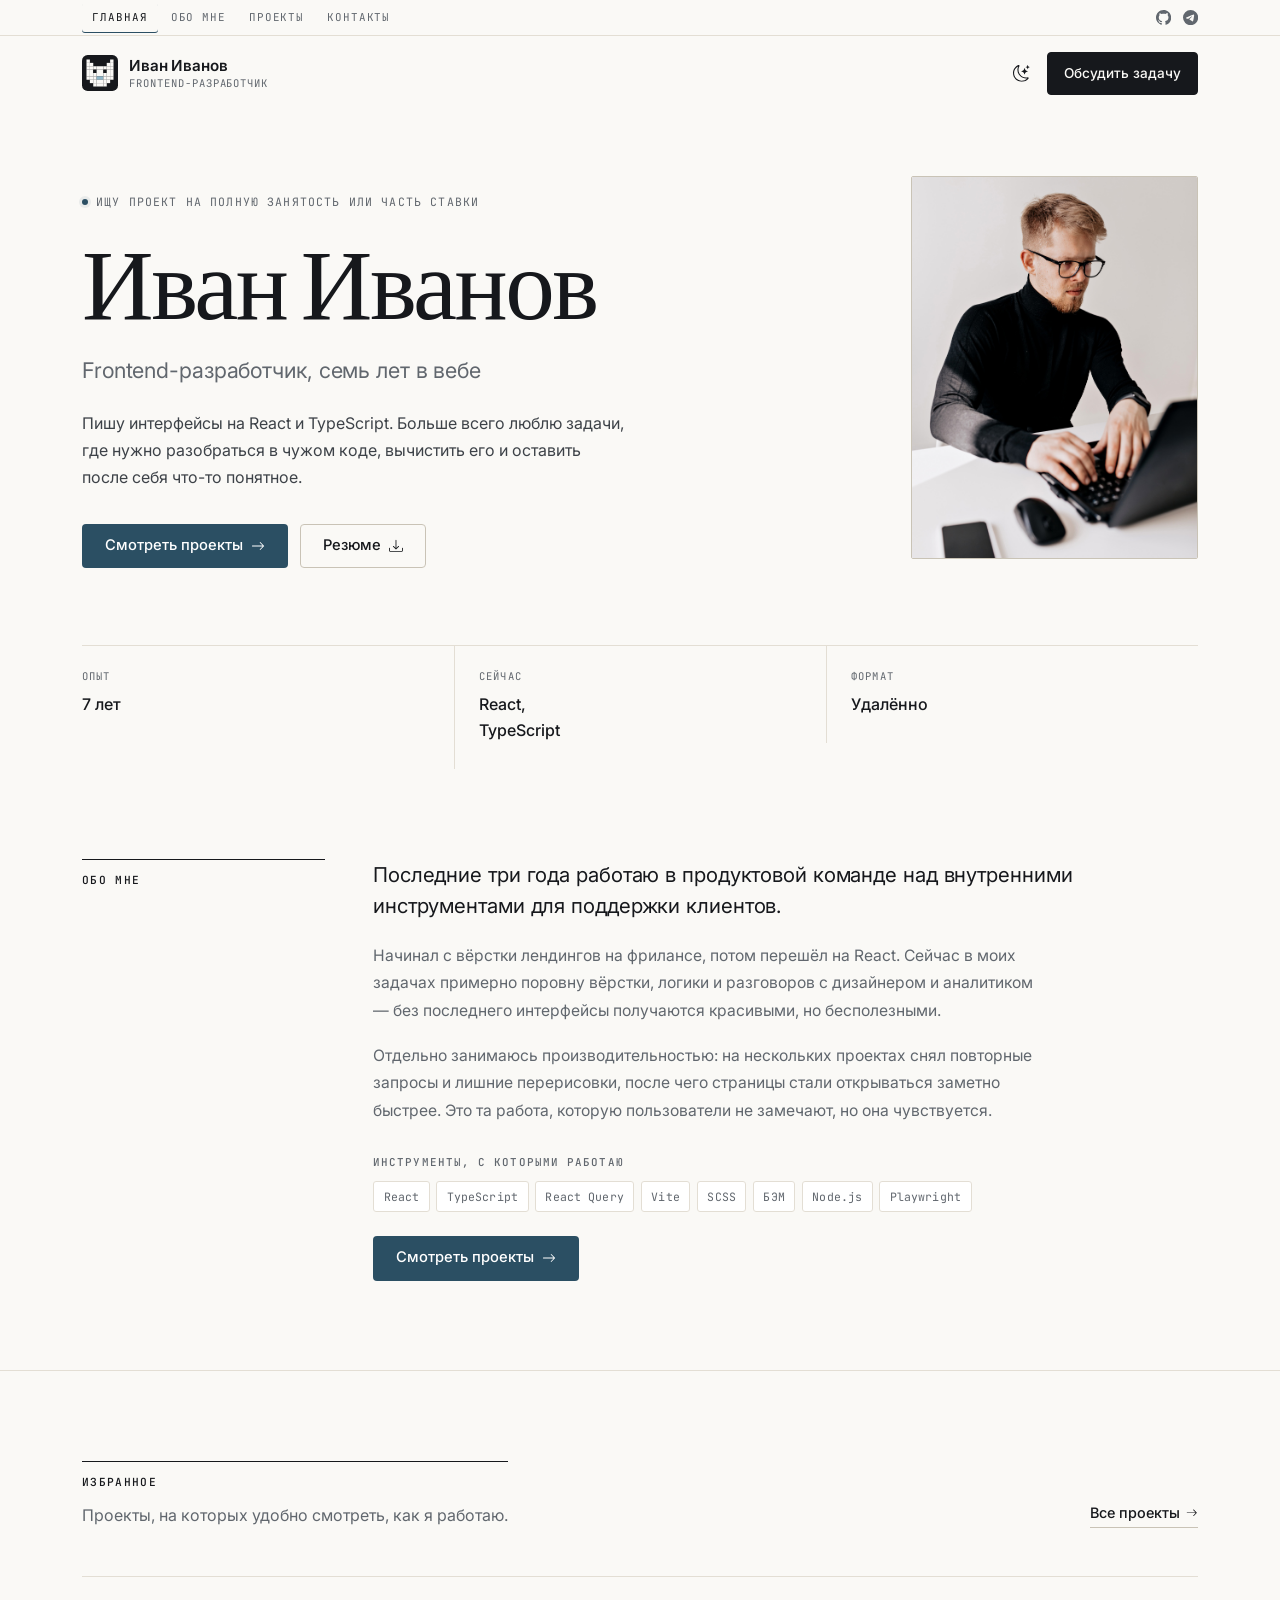
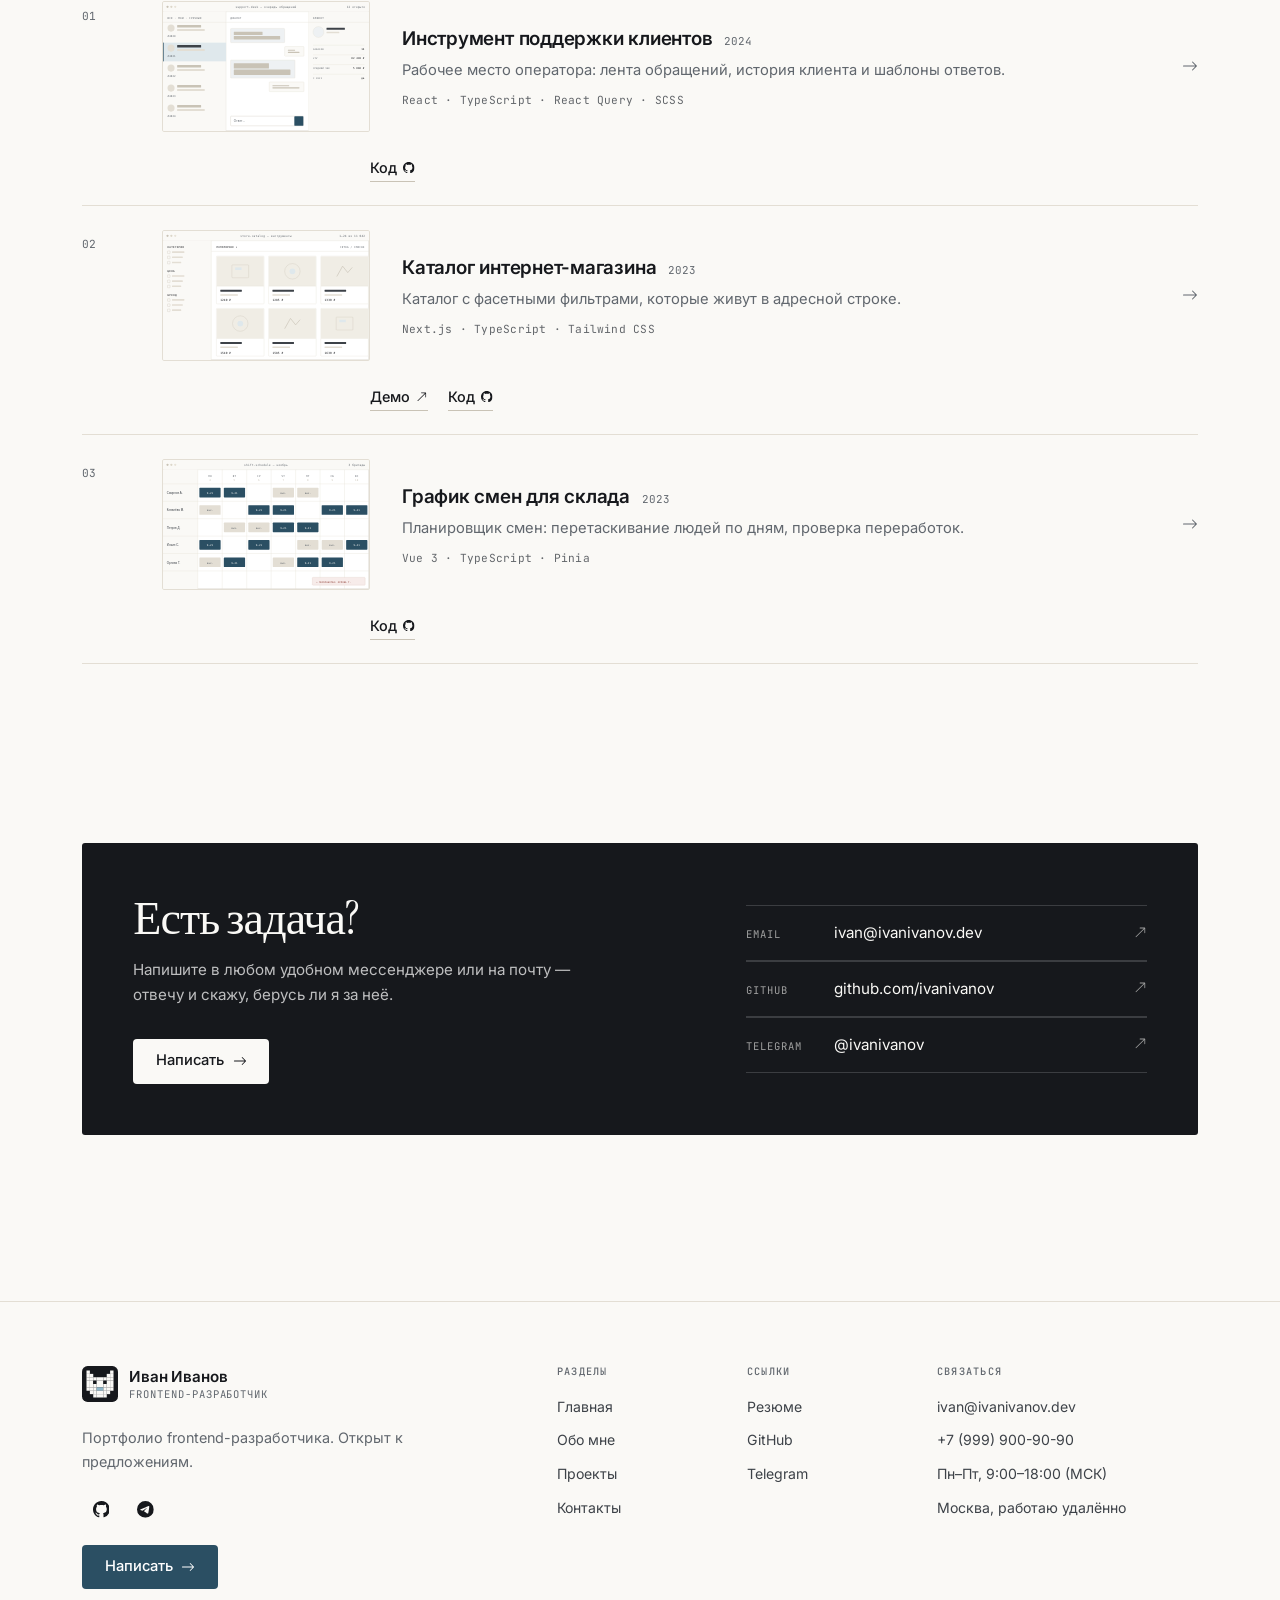
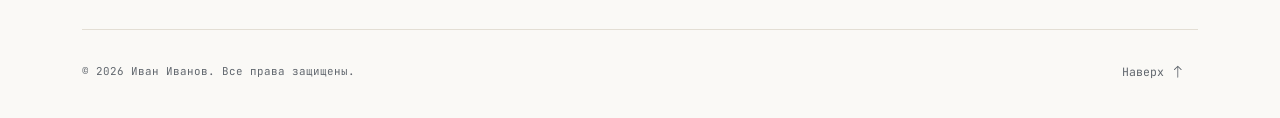
<file: index.html>
<!DOCTYPE html>
<html lang="ru" data-bs-theme="light">
<head>
  <meta charset="utf-8">
  <meta name="viewport" content="width=device-width, initial-scale=1">
  <title>Иван Иванов — frontend-разработчик</title>
  <meta name="description" content="Портфолио frontend-разработчика: проекты, опыт и контакты.">
  <meta name="theme-color" content="#2b4f63">
  <meta property="og:type" content="website">
  <meta property="og:title" content="Иван Иванов — frontend-разработчик">
  <meta property="og:description" content="Портфолио frontend-разработчика: проекты, опыт и контакты.">
  <meta property="og:image" content="assets/img/og-cover.svg">

  <link rel="icon" type="image/svg+xml" href="assets/img/favicon.svg">
  <link rel="preconnect" href="https://fonts.googleapis.com">
  <link rel="preconnect" href="https://fonts.gstatic.com" crossorigin>
  <link rel="stylesheet" href="https://fonts.googleapis.com/css2?family=Inter:wght@400;500;600&family=Instrument+Serif:ital@0;1&family=JetBrains+Mono:wght@400;500&display=swap">

  <!-- Bootstrap подключён локально: сайт работает без интернета -->
  <link rel="stylesheet" href="assets/vendor/bootstrap/css/bootstrap.min.css">
  <link rel="stylesheet" href="css/style.css">

  <script>
    // Тема применяется до первой отрисовки, чтобы не было вспышки светлого фона
    try {
      var saved = localStorage.getItem("portfolio-theme");
      if (saved) document.documentElement.setAttribute("data-bs-theme", saved);
      else if (window.matchMedia("(prefers-color-scheme: dark)").matches) {
        document.documentElement.setAttribute("data-bs-theme", "dark");
      }
    } catch (e) {}
  </script>
  <script src="//code.jivosite.com/widget/hraFmaSSvG" async></script>
</head>
<body data-page="home">

  <a class="skip-link" href="#main">Перейти к содержимому</a>
  <div id="site-navbar"></div>

  <main id="main">
    <div id="hero-root"></div>
    <div id="about-short-root"></div>
    <div id="featured-projects-root"></div>
    <div id="home-cta-root"></div>
  </main>

  <div id="site-footer"></div>

  <script src="assets/vendor/bootstrap/js/bootstrap.bundle.min.js"></script>
  <script src="js/icons.js"></script>
  <script src="js/data.js"></script>
  <script src="js/app.js"></script>
</body>
</html>
</file>
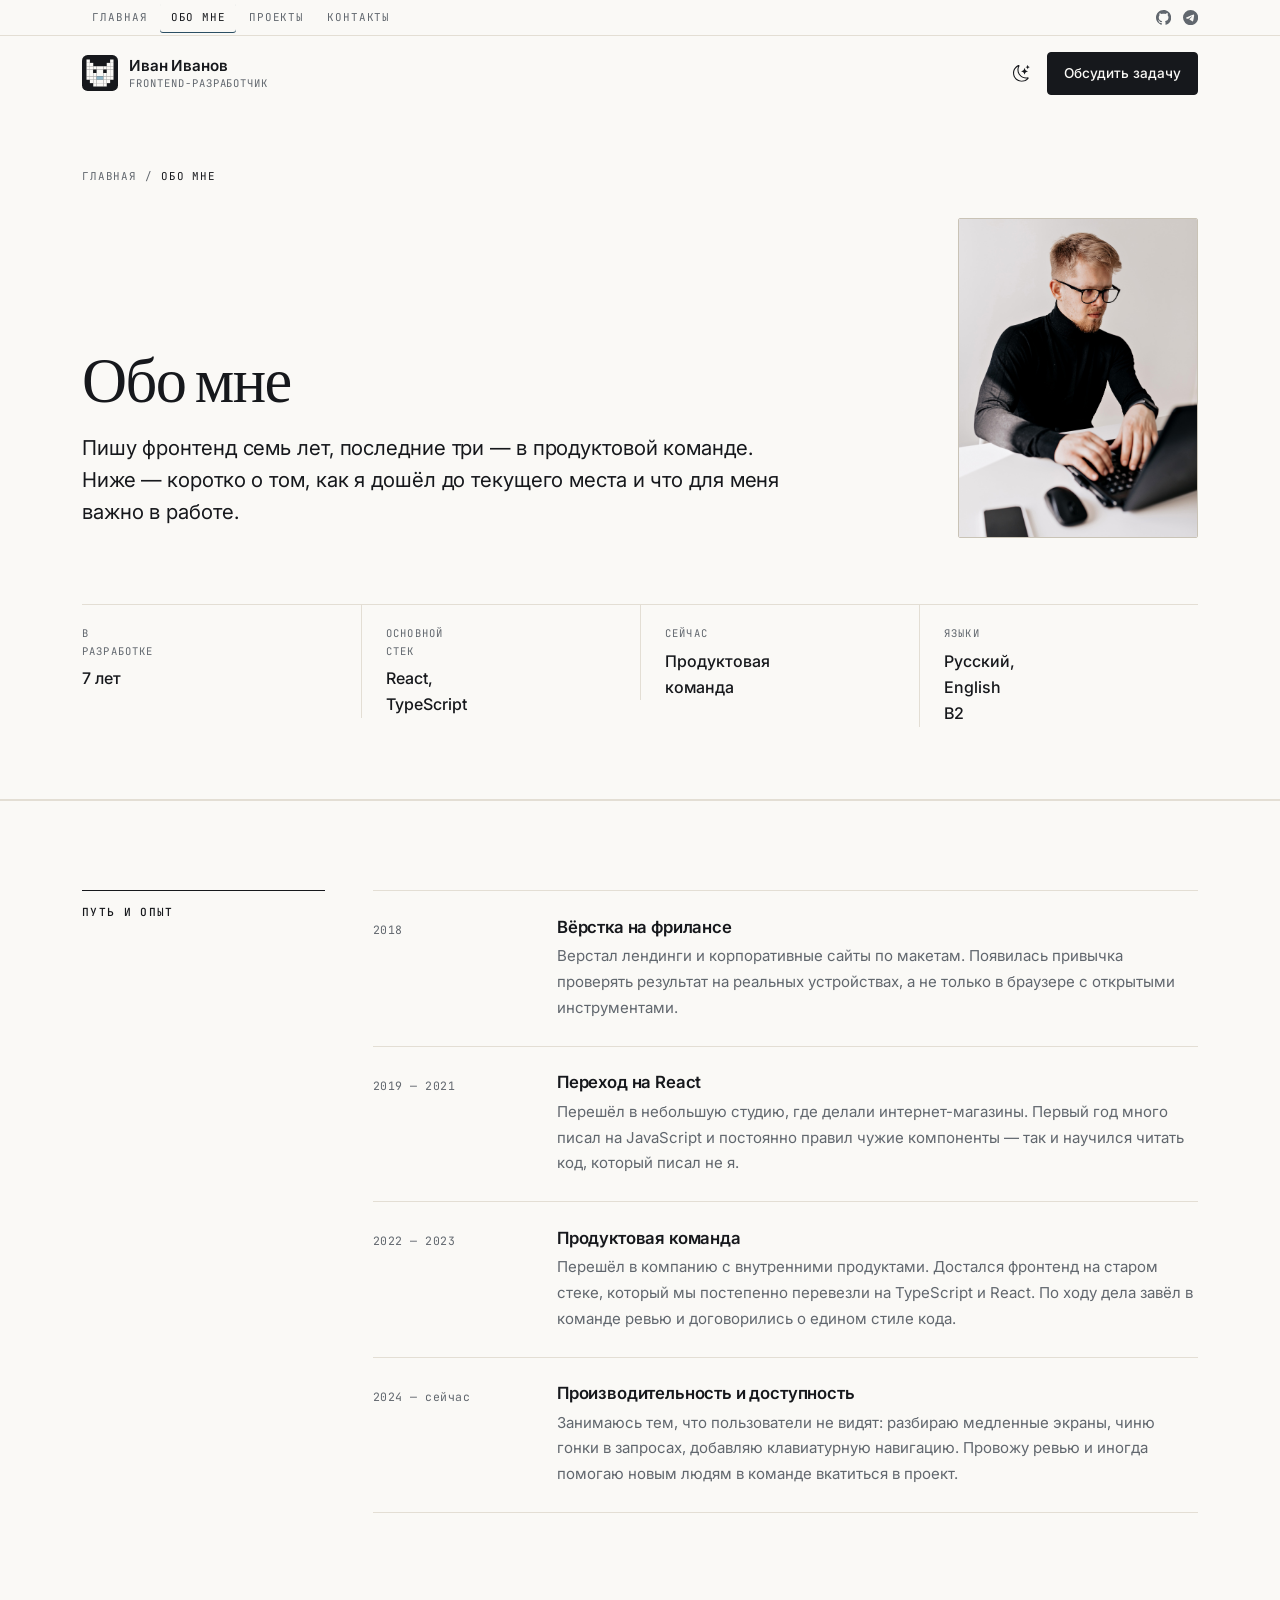
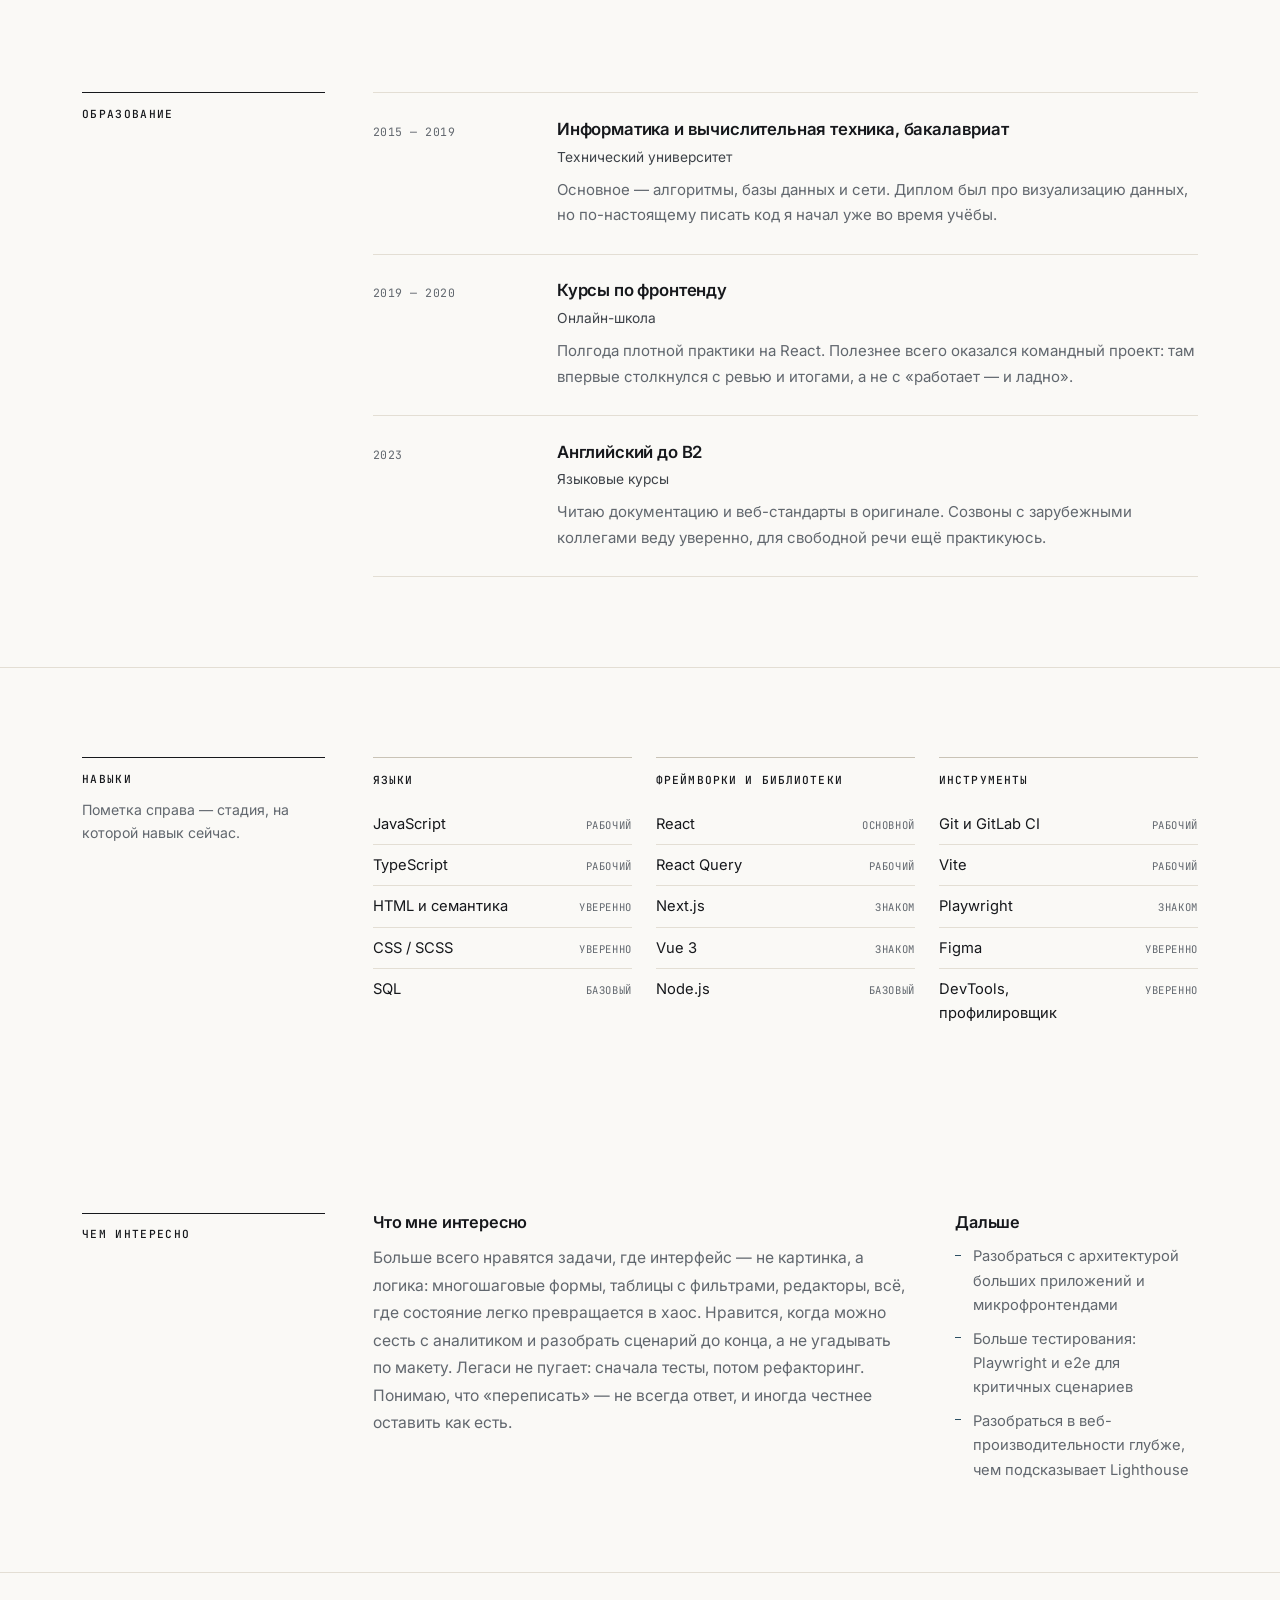
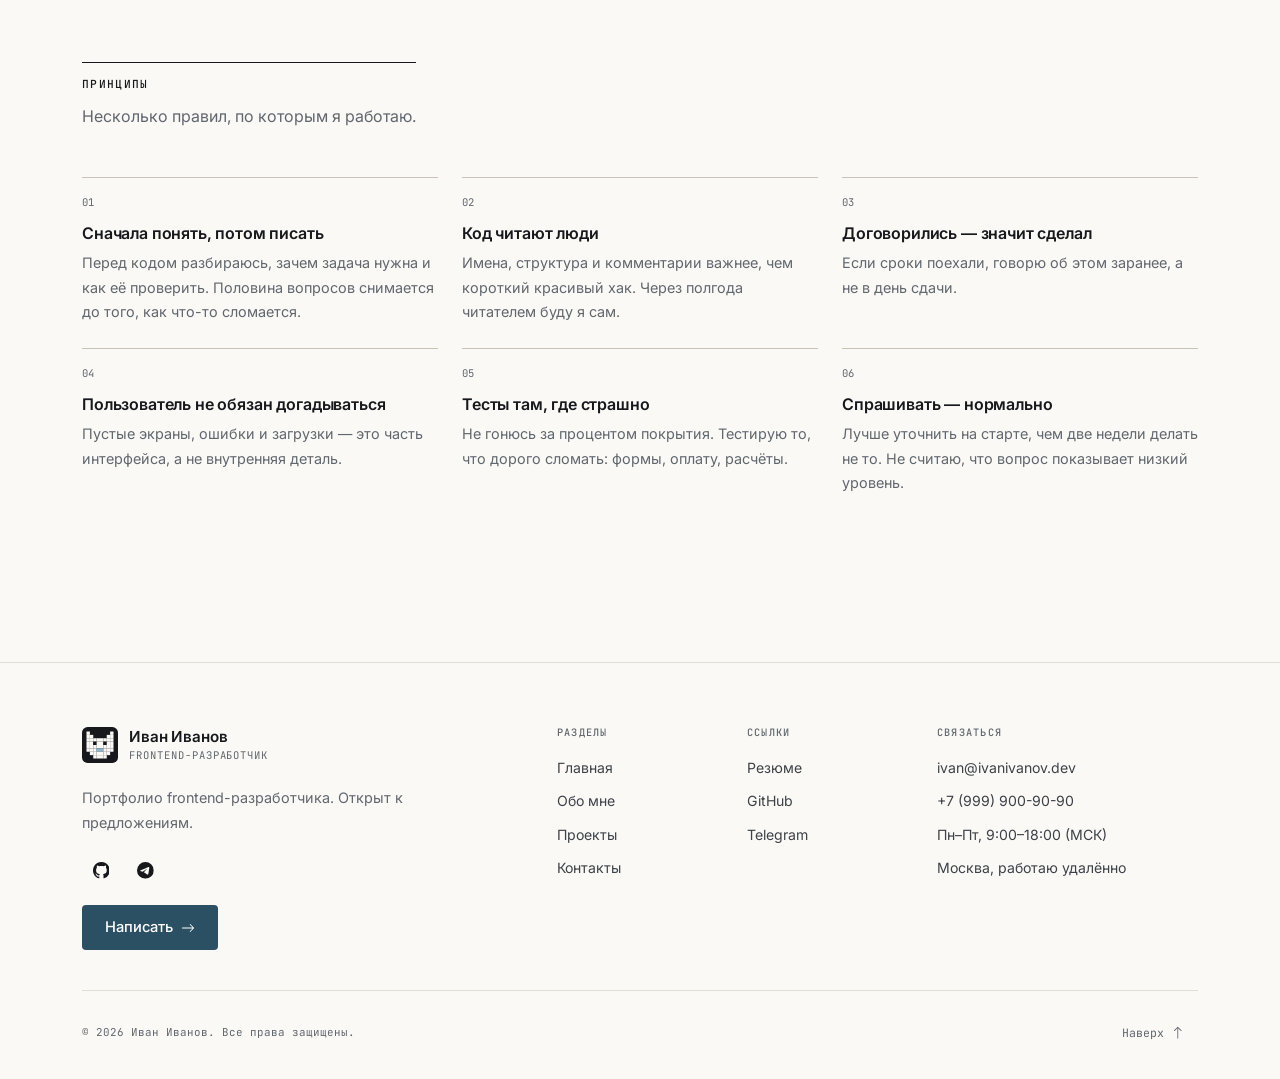
<file: about.html>
<!DOCTYPE html>
<html lang="ru" data-bs-theme="light">
<head>
  <meta charset="utf-8">
  <meta name="viewport" content="width=device-width, initial-scale=1">
  <title>Обо мне — Иван Иванов</title>
  <meta name="description" content="Опыт, образование, навыки и принципы работы frontend-разработчика.">
  <meta name="theme-color" content="#2b4f63">
  <meta property="og:type" content="website">
  <meta property="og:title" content="Обо мне — Иван Иванов">
  <meta property="og:description" content="Опыт, образование, навыки и принципы работы frontend-разработчика.">
  <meta property="og:image" content="assets/img/og-cover.svg">

  <link rel="icon" type="image/svg+xml" href="assets/img/favicon.svg">
  <link rel="preconnect" href="https://fonts.googleapis.com">
  <link rel="preconnect" href="https://fonts.gstatic.com" crossorigin>
  <link rel="stylesheet" href="https://fonts.googleapis.com/css2?family=Inter:wght@400;500;600&family=Instrument+Serif:ital@0;1&family=JetBrains+Mono:wght@400;500&display=swap">

  <!-- Bootstrap подключён локально: сайт работает без интернета -->
  <link rel="stylesheet" href="assets/vendor/bootstrap/css/bootstrap.min.css">
  <link rel="stylesheet" href="css/style.css">

  <script>
    // Тема применяется до первой отрисовки, чтобы не было вспышки светлого фона
    try {
      var saved = localStorage.getItem("portfolio-theme");
      if (saved) document.documentElement.setAttribute("data-bs-theme", saved);
      else if (window.matchMedia("(prefers-color-scheme: dark)").matches) {
        document.documentElement.setAttribute("data-bs-theme", "dark");
      }
    } catch (e) {}
  </script>
  <script src="//code.jivosite.com/widget/hraFmaSSvG" async></script>
</head>
<body data-page="about">

  <a class="skip-link" href="#main">Перейти к содержимому</a>
  <div id="site-navbar"></div>

  <main id="main">
    <div id="about-hero-root"></div>
    <div id="story-root"></div>
    <div id="education-root"></div>
    <div id="skills-root"></div>
    <div id="growth-root"></div>
    <div id="principles-root"></div>
  </main>

  <div id="site-footer"></div>

  <script src="assets/vendor/bootstrap/js/bootstrap.bundle.min.js"></script>
  <script src="js/icons.js"></script>
  <script src="js/data.js"></script>
  <script src="js/app.js"></script>
</body>
</html>
</file>
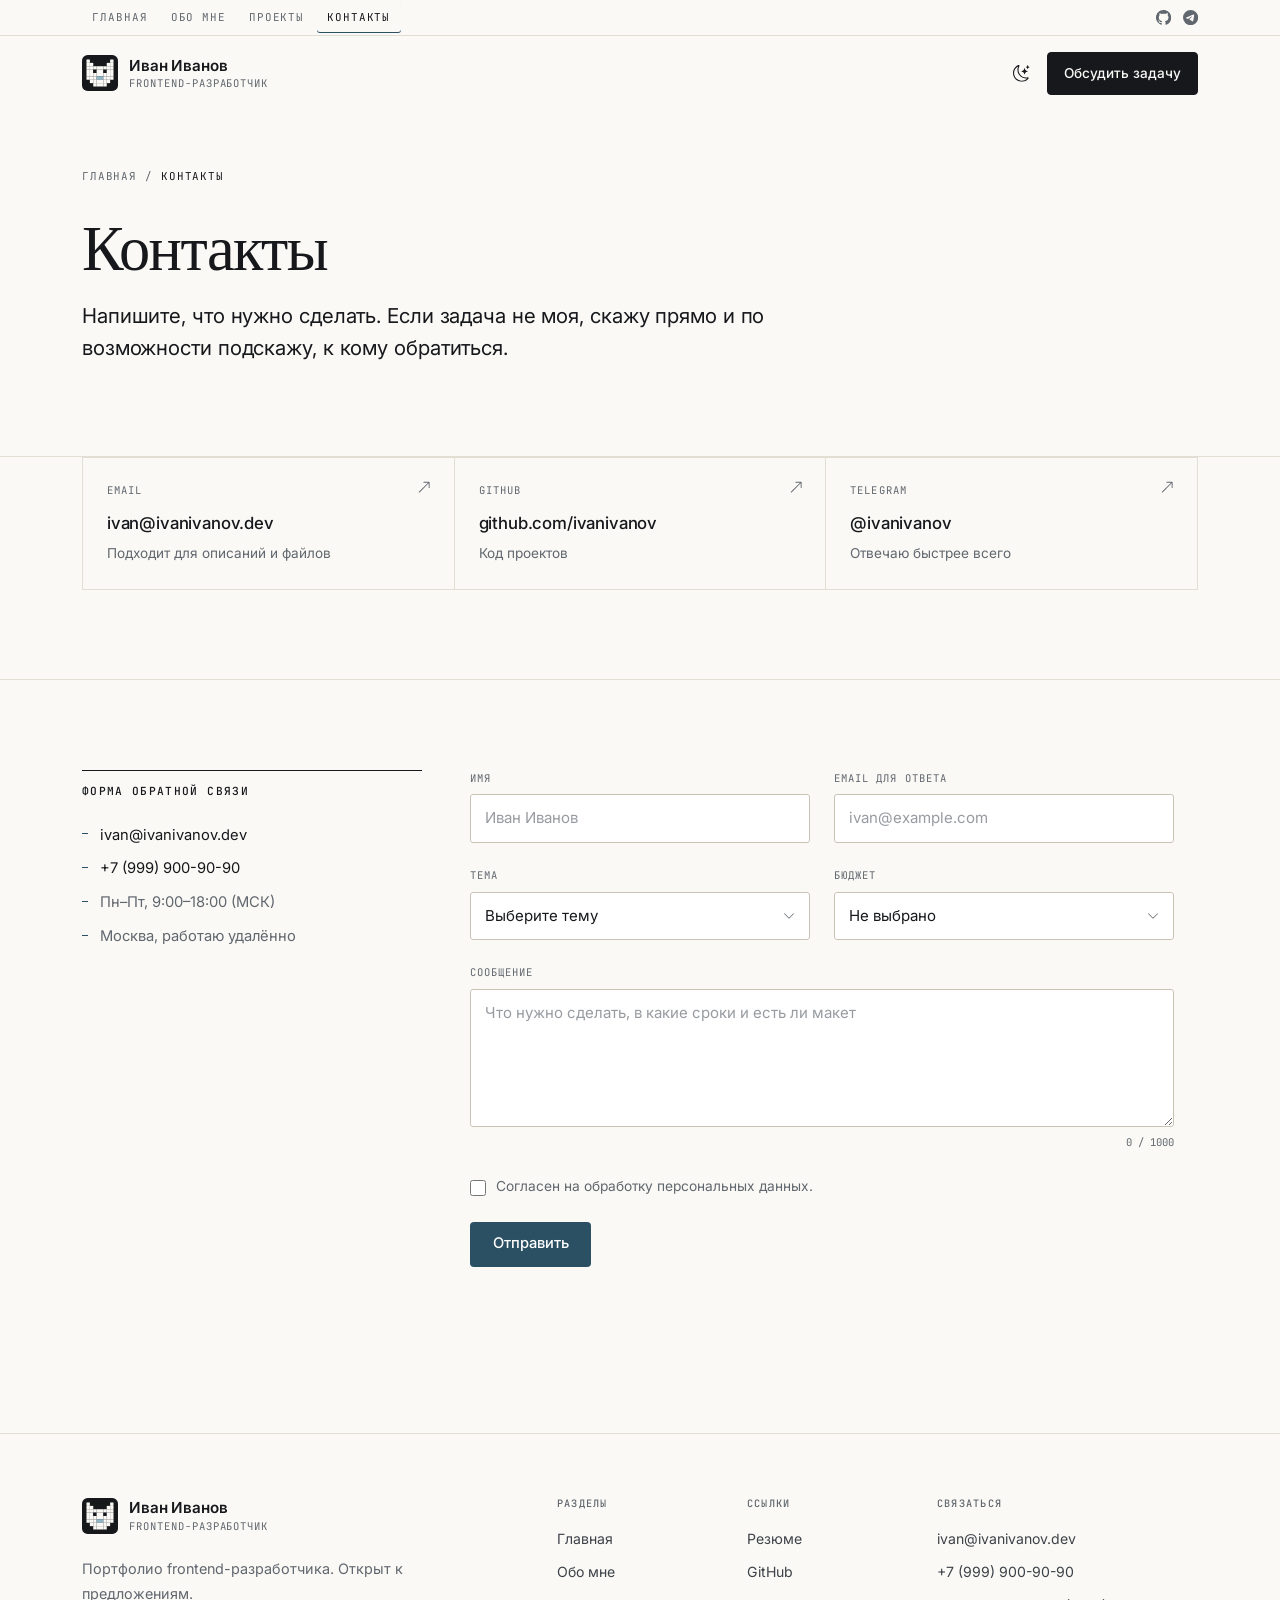
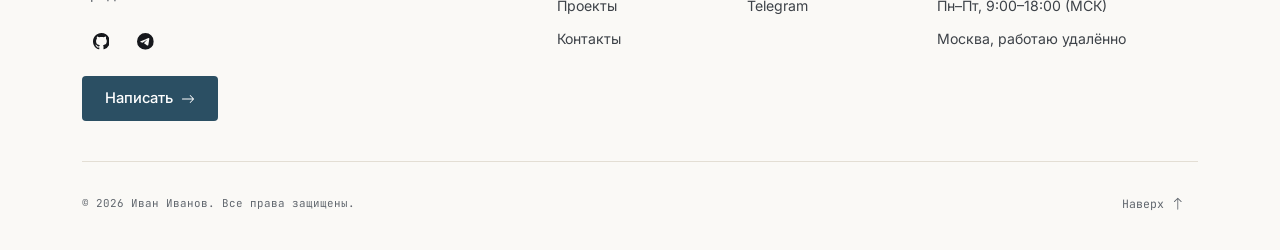
<file: contacts.html>
<!DOCTYPE html>
<html lang="ru" data-bs-theme="light">
<head>
  <meta charset="utf-8">
  <meta name="viewport" content="width=device-width, initial-scale=1">
  <title>Контакты — Иван Иванов</title>
  <meta name="description" content="Связаться с frontend-разработчиком: email, GitHub, Telegram, форма.">
  <meta name="theme-color" content="#2b4f63">
  <meta property="og:type" content="website">
  <meta property="og:title" content="Контакты — Иван Иванов">
  <meta property="og:description" content="Связаться с frontend-разработчиком: email, GitHub, Telegram, форма.">
  <meta property="og:image" content="assets/img/og-cover.svg">

  <link rel="icon" type="image/svg+xml" href="assets/img/favicon.svg">
  <link rel="preconnect" href="https://fonts.googleapis.com">
  <link rel="preconnect" href="https://fonts.gstatic.com" crossorigin>
  <link rel="stylesheet" href="https://fonts.googleapis.com/css2?family=Inter:wght@400;500;600&family=Instrument+Serif:ital@0;1&family=JetBrains+Mono:wght@400;500&display=swap">

  <!-- Bootstrap подключён локально: сайт работает без интернета -->
  <link rel="stylesheet" href="assets/vendor/bootstrap/css/bootstrap.min.css">
  <link rel="stylesheet" href="css/style.css">

  <script>
    // Тема применяется до первой отрисовки, чтобы не было вспышки светлого фона
    try {
      var saved = localStorage.getItem("portfolio-theme");
      if (saved) document.documentElement.setAttribute("data-bs-theme", saved);
      else if (window.matchMedia("(prefers-color-scheme: dark)").matches) {
        document.documentElement.setAttribute("data-bs-theme", "dark");
      }
    } catch (e) {}
  </script>
  <script src="//code.jivosite.com/widget/hraFmaSSvG" async></script>
</head>
<body data-page="contacts">

  <a class="skip-link" href="#main">Перейти к содержимому</a>
  <div id="site-navbar"></div>

  <main id="main">
    <div id="contacts-hero-root"></div>
    <div id="contact-cards-root"></div>
    <div id="contact-form-root"></div>
  </main>

  <div id="site-footer"></div>

  <script src="assets/vendor/bootstrap/js/bootstrap.bundle.min.js"></script>
  <script src="js/icons.js"></script>
  <script src="js/data.js"></script>
  <script src="js/app.js"></script>
</body>
</html>
</file>
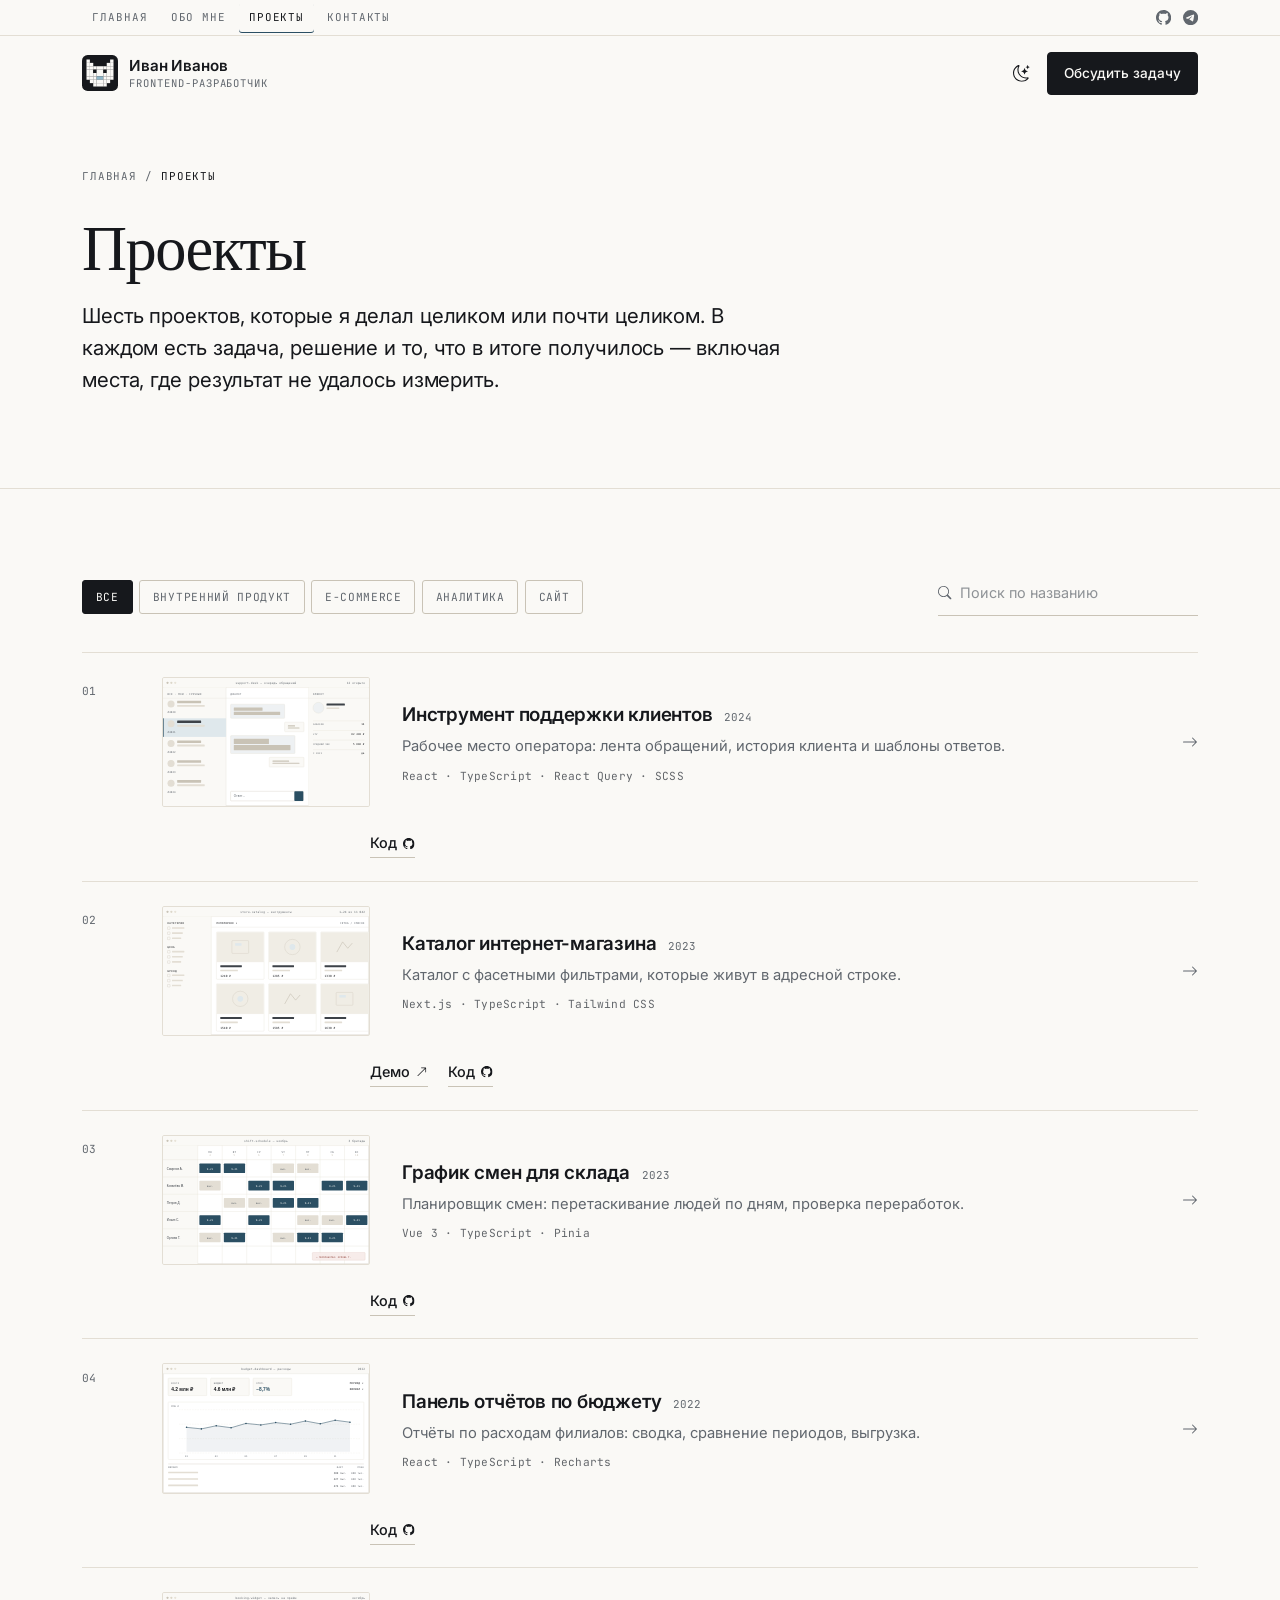
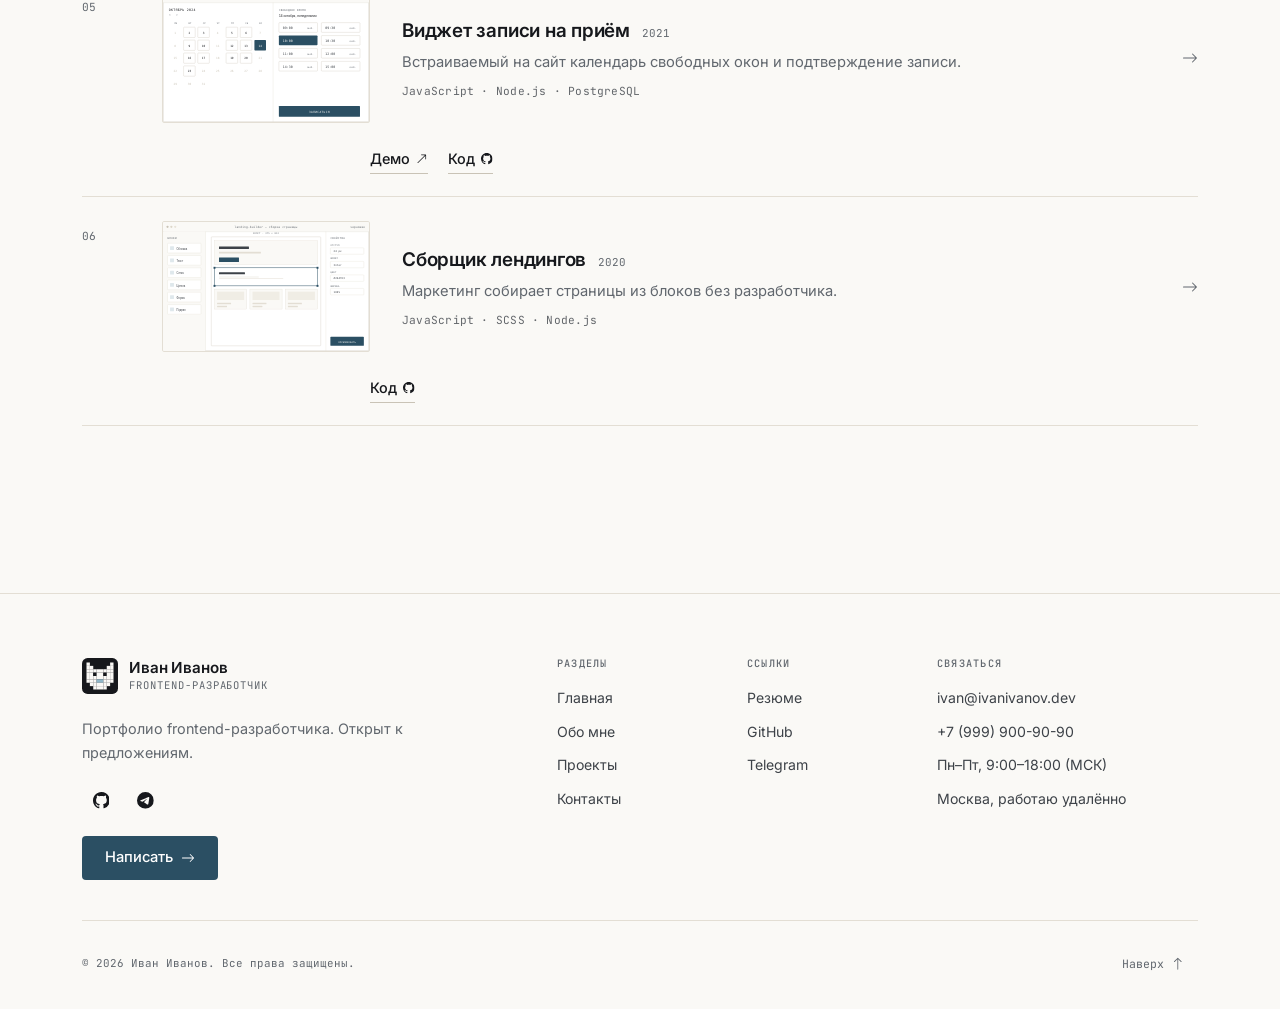
<file: projects.html>
<!DOCTYPE html>
<html lang="ru" data-bs-theme="light">
<head>
  <meta charset="utf-8">
  <meta name="viewport" content="width=device-width, initial-scale=1">
  <title>Проекты — Иван Иванов</title>
  <meta name="description" content="Проекты frontend-разработчика: приложения, магазины, дашборды.">
  <meta name="theme-color" content="#2b4f63">
  <meta property="og:type" content="website">
  <meta property="og:title" content="Проекты — Иван Иванов">
  <meta property="og:description" content="Проекты frontend-разработчика: приложения, магазины, дашборды.">
  <meta property="og:image" content="assets/img/og-cover.svg">

  <link rel="icon" type="image/svg+xml" href="assets/img/favicon.svg">
  <link rel="preconnect" href="https://fonts.googleapis.com">
  <link rel="preconnect" href="https://fonts.gstatic.com" crossorigin>
  <link rel="stylesheet" href="https://fonts.googleapis.com/css2?family=Inter:wght@400;500;600&family=Instrument+Serif:ital@0;1&family=JetBrains+Mono:wght@400;500&display=swap">

  <!-- Bootstrap подключён локально: сайт работает без интернета -->
  <link rel="stylesheet" href="assets/vendor/bootstrap/css/bootstrap.min.css">
  <link rel="stylesheet" href="css/style.css">

  <script>
    // Тема применяется до первой отрисовки, чтобы не было вспышки светлого фона
    try {
      var saved = localStorage.getItem("portfolio-theme");
      if (saved) document.documentElement.setAttribute("data-bs-theme", saved);
      else if (window.matchMedia("(prefers-color-scheme: dark)").matches) {
        document.documentElement.setAttribute("data-bs-theme", "dark");
      }
    } catch (e) {}
  </script>
  <script src="//code.jivosite.com/widget/hraFmaSSvG" async></script>
</head>
<body data-page="projects">

  <a class="skip-link" href="#main">Перейти к содержимому</a>
  <div id="site-navbar"></div>

  <main id="main">
    <div id="projects-hero-root"></div>
    <section class="section" id="projects-list">
      <div class="container">
        <div id="projects-toolbar-root"></div>
        <div id="projects-grid-root"></div>
      </div>
    </section>
  </main>

  <div id="site-footer"></div>

  <script src="assets/vendor/bootstrap/js/bootstrap.bundle.min.js"></script>
  <script src="js/icons.js"></script>
  <script src="js/data.js"></script>
  <script src="js/app.js"></script>
</body>
</html>
</file>
<file: css/style.css>
/* =============================================================================
   style.css — ОФОРМЛЕНИЕ ШАБЛОНА
   -----------------------------------------------------------------------------
   Разделы:
     01. Переменные и темы
     02. База и типографика
     03. Кнопки, ссылки, метки
     04. Навбар и меню
     05. Главная: герой и факты
     06. Секции и общие блоки
     07. Список проектов
     08. Внутренние страницы
     09. Таймлайн и навыки
     10. Страница проекта
     11. Контакты и форма
     12. Футер
     13. Анимации, утилиты, адаптив
   ========================================================================== */

/* ============================ 01. ПЕРЕМЕННЫЕ ============================== */

:root {
  --paper: #faf9f6;
  --surface: #ffffff;
  --ink: #16181c;
  --ink-soft: #3d4248;
  --muted: #61676e;
  --line: #e3ded4;
  --line-strong: #c9c3b6;

  --accent: #2b4f63;
  --accent-dark: #1e3a4a;
  --accent-soft: rgba(43, 79, 99, 0.08);

  --font-body: "Inter", system-ui, -apple-system, "Segoe UI", Roboto, Arial, sans-serif;
  --font-display: "Instrument Serif", "Iowan Old Style", Georgia, "Times New Roman", serif;
  --font-mono: "JetBrains Mono", ui-monospace, SFMono-Regular, Menlo, Consolas, monospace;

  --nav-height: 76px;
  --ease: cubic-bezier(0.22, 0.61, 0.36, 1);
}

[data-bs-theme="dark"] {
  --paper: #131519;
  --surface: #191c21;
  --ink: #eceae4;
  --ink-soft: #cfcdc6;
  --muted: #9a9ea3;
  --line: #2b2f35;
  --line-strong: #414650;

  --accent: #8fb7c9;
  --accent-dark: #a9cbdb;
  --accent-soft: rgba(143, 183, 201, 0.12);
}

/* Bootstrap-переменные: перекрашиваем под свою палитру */
:root {
  --bs-body-bg: var(--paper);
  --bs-body-color: var(--ink);
  --bs-body-font-family: var(--font-body);
  --bs-border-color: var(--line);
  --bs-border-radius: 4px;
  --bs-border-radius-sm: 3px;
  --bs-border-radius-lg: 6px;
  --bs-link-color: var(--accent);
  --bs-link-hover-color: var(--accent-dark);
  --bs-emphasis-color: var(--ink);
  --bs-secondary-color: var(--muted);
  --bs-primary: var(--accent);
  --bs-body-line-height: 1.65;
  --topbar-height: 36px;
}

/* ======================== 02. БАЗА И ТИПОГРАФИКА ========================== */

* { -webkit-tap-highlight-color: transparent; }

html {
  scroll-behavior: smooth;
  scroll-padding-top: calc(var(--nav-height) + 24px);
}

body {
  background: var(--paper);
  color: var(--ink);
  font-family: var(--font-body);
  font-size: 1rem;
  line-height: 1.65;
  overflow-x: hidden;
  -webkit-font-smoothing: antialiased;
  text-rendering: optimizeLegibility;
}

::selection { background: var(--accent); color: #fff; }

:focus-visible {
  outline: 2px solid var(--accent);
  outline-offset: 3px;
  border-radius: 2px;
}

a { color: var(--ink); text-decoration: none; }

p { margin: 0 0 1rem; }

h1, h2, h3, h4 {
  margin: 0;
  font-weight: 600;
  letter-spacing: -0.01em;
  line-height: 1.2;
}

img { max-width: 100%; height: auto; }

hr { border-color: var(--line); opacity: 1; }

/* Локальные SVG-иконки */
.icon {
  width: 1em;
  height: 1em;
  display: inline-block;
  vertical-align: -0.14em;
  fill: currentColor;
  flex: none;
}

/* Ссылка «перейти к содержимому» */
.skip-link {
  position: absolute;
  left: -9999px;
  top: 0;
  z-index: 2000;
  padding: 0.75rem 1rem;
  background: var(--ink);
  color: var(--paper);
  font-size: 0.85rem;
}
.skip-link:focus { left: 1rem; top: 1rem; }

/* ======================== 03. КНОПКИ, ССЫЛКИ, МЕТКИ ====================== */

.btn-accent,
.btn-line {
  display: inline-flex;
  align-items: center;
  justify-content: center;
  gap: 0.55rem;
  padding: 0.78rem 1.35rem;
  border: 1px solid transparent;
  border-radius: 4px;
  font-family: var(--font-body);
  font-size: 0.92rem;
  font-weight: 500;
  line-height: 1.2;
  cursor: pointer;
  transition: background-color 0.2s var(--ease), color 0.2s var(--ease),
              border-color 0.2s var(--ease), transform 0.2s var(--ease);
}

.btn-accent {
  background: var(--accent);
  color: #fff;
}
.btn-accent:hover { background: var(--accent-dark); color: #fff; }
.btn-accent:active { transform: translateY(1px); }
.btn-accent:disabled { opacity: 0.65; cursor: progress; }

/* Тёмная тема: акцент светлый, значит текст на кнопке должен быть тёмным
   (белый на #8fb7c9 даёт контраст около 2:1, тёмный — больше 9:1). */
[data-bs-theme="dark"] .btn-accent,
[data-bs-theme="dark"] .btn-accent:hover { color: #10161a; }

.btn-line {
  background: transparent;
  border-color: var(--line-strong);
  color: var(--ink);
}
.btn-line:hover { background: var(--ink); border-color: var(--ink); color: var(--paper); }

.btn-accent .icon,
.btn-line .icon { font-size: 0.95em; }

.link-arrow {
  display: inline-flex;
  align-items: center;
  gap: 0.4rem;
  font-size: 0.9rem;
  font-weight: 500;
  color: var(--ink);
  border-bottom: 1px solid var(--line-strong);
  padding-bottom: 2px;
  transition: color 0.2s var(--ease), border-color 0.2s var(--ease);
}
.link-arrow:hover { color: var(--accent); border-color: var(--accent); }
.link-arrow .icon { font-size: 0.8em; }

.btn-icon-ghost {
  display: inline-flex;
  align-items: center;
  justify-content: center;
  width: 38px;
  height: 38px;
  padding: 0;
  border: 1px solid transparent;
  border-radius: 4px;
  background: transparent;
  color: var(--ink);
  font-size: 1.05rem;
  cursor: pointer;
  transition: background-color 0.2s var(--ease), border-color 0.2s var(--ease), color 0.2s var(--ease);
}
.btn-icon-ghost:hover {
  background: var(--accent-soft);
  border-color: var(--line);
  color: var(--accent);
}

.tech-badge {
  display: inline-block;
  padding: 0.3rem 0.6rem;
  border: 1px solid var(--line);
  border-radius: 3px;
  font-family: var(--font-mono);
  font-size: 0.72rem;
  letter-spacing: 0.01em;
  color: var(--muted);
  background: var(--surface);
  white-space: nowrap;
}

/* ============================= 04. НАВБАР ================================= */

.scroll-progress {
  position: fixed;
  top: 0;
  left: 0;
  height: 2px;
  width: 0;
  background: var(--accent);
  z-index: 1060;
}

.site-navbar {
  top: var(--topbar-height);
  min-height: var(--nav-height);
  padding: 0.85rem 0;
  background: transparent;
  border-bottom: 1px solid transparent;
  transition: padding 0.25s var(--ease), background-color 0.25s var(--ease),
              border-color 0.25s var(--ease);
}

.site-navbar.is-scrolled {
  padding: 0.55rem 0;
  background: var(--paper);
  background: color-mix(in srgb, var(--paper) 82%, transparent);
  -webkit-backdrop-filter: saturate(1.4) blur(12px);
  backdrop-filter: saturate(1.4) blur(12px);
  border-bottom-color: var(--line);
}

.site-navbar .container {
  display: flex;
  align-items: center;
  gap: 1.5rem;
}

.navbar-brand {
  display: inline-flex;
  align-items: center;
  gap: 0.7rem;
  padding: 0;
  margin: 0;
  flex: none;
}

.brand-logo {
  display: inline-flex;
  align-items: center;
  justify-content: center;
  width: 36px;
  height: 36px;
  border: 1px solid var(--ink);
  border-radius: 3px;
  font-family: var(--font-mono);
  font-size: 0.8rem;
  font-weight: 500;
  letter-spacing: 0.02em;
  color: var(--ink);
  flex: none;
}

.brand-logo-img {
  width: 36px;
  height: 36px;
  border-radius: 3px;
  object-fit: cover;
  flex: none;
}

.brand-text { display: flex; flex-direction: column; line-height: 1.2; }

.brand-name {
  font-family: var(--font-body);
  font-size: 0.95rem;
  font-weight: 600;
  letter-spacing: -0.01em;
  color: var(--ink);
}

.brand-role {
  font-family: var(--font-mono);
  font-size: 0.66rem;
  text-transform: uppercase;
  letter-spacing: 0.09em;
  color: var(--muted);
  margin-top: 2px;
}

.navbar-actions {
  display: flex;
  align-items: center;
  gap: 0.4rem;
  margin-left: auto;
  order: 3;
}

.nav-cta {
  display: none;
  align-items: center;
  padding: 0.55rem 1rem;
  border: 1px solid var(--ink);
  border-radius: 4px;
  background: var(--ink);
  font-size: 0.85rem;
  font-weight: 500;
  color: var(--paper);
  transition: background-color 0.2s var(--ease), border-color 0.2s var(--ease), color 0.2s var(--ease);
}
.nav-cta:hover { background: var(--accent); border-color: var(--accent); color: #fff; }
[data-bs-theme="dark"] .nav-cta:hover { color: #10161a; }

.theme-toggle .icon { font-size: 1.05rem; }

/* Мобильное меню */
.mobile-menu {
  --bs-offcanvas-width: min(340px, 86vw);
  background: var(--paper);
  color: var(--ink);
  border-left: 1px solid var(--line);
}

.mobile-menu .offcanvas-header { border-bottom: 1px solid var(--line); }

.menu-label {
  font-family: var(--font-mono);
  font-size: 0.7rem;
  text-transform: uppercase;
  letter-spacing: 0.12em;
  color: var(--muted);
}

.menu-list {
  list-style: none;
  margin: 0;
  padding: 0;
  display: grid;
  gap: 0.25rem;
}

.menu-list .nav-link {
  display: block;
  padding: 0.8rem 0;
  border-bottom: 1px solid var(--line);
  font-size: 1.15rem;
  font-weight: 500;
  color: var(--ink);
}
.menu-list .nav-link.active { color: var(--accent); }

.menu-socials {
  display: flex;
  gap: 0.5rem;
  margin-top: auto;
  padding-top: 2rem;
}

/* ========================== 05. ГЛАВНАЯ: ГЕРОЙ ============================ */

.hero {
  padding: calc(var(--nav-height) + 4rem) 0 0;
}

.hero-grid {
  display: grid;
  grid-template-columns: minmax(0, 8fr) minmax(0, 3fr);  /* было 7fr / 4fr */
  gap: clamp(2rem, 5vw, 5rem);
  align-items: end;
}

.status {
  display: inline-flex;
  align-items: center;
  gap: 0.5rem;
  margin: 0 0 1.75rem;
  font-family: var(--font-mono);
  font-size: 0.72rem;
  text-transform: uppercase;
  letter-spacing: 0.1em;
  color: var(--muted);
}

.status-dot {
  width: 6px;
  height: 6px;
  border-radius: 50%;
  background: var(--accent);
  box-shadow: 0 0 0 3px var(--accent-soft);
  flex: none;
}

.hero-title { margin-bottom: 1.5rem; }

.hero-name {
  display: block;
  font-family: var(--font-display);
  font-weight: 400;
  font-size: clamp(3.1rem, 8.5vw, 6.2rem);
  line-height: 0.94;
  letter-spacing: -0.025em;
  color: var(--ink);
}

.hero-role {
  display: block;
  margin-top: 1.4rem;
  font-family: var(--font-body);
  font-style: normal;
  font-size: clamp(1.05rem, 1.9vw, 1.35rem);
  font-weight: 400;
  line-height: 1.45;
  letter-spacing: -0.005em;
  color: var(--muted);
  max-width: 32rem;
}

.hero-text {
  max-width: 34rem;
  font-size: 1rem;
  line-height: 1.7;
  color: var(--ink-soft);
  margin-bottom: 2rem;
}

.hero-actions {
  display: flex;
  flex-wrap: wrap;
  gap: 0.75rem;
}

.hero-side { position: relative; }

.portrait { margin: 0; }

.portrait img {
  display: block;
  width: 100%;
  aspect-ratio: 3 / 4;
  object-fit: cover;
  border: 1px solid var(--line-strong);
  border-radius: 2px;
  background: var(--surface);
}

/* Светлая и тёмная версии портрета: показывается та, что подходит теме */
.portrait .img-dark { display: none; }
[data-bs-theme="dark"] .portrait .img-dark { display: block; }
[data-bs-theme="dark"] .portrait .img-light { display: none; }

.portrait figcaption {
  margin-top: 0.6rem;
  font-family: var(--font-mono);
  font-size: 0.66rem;
  letter-spacing: 0.06em;
  color: var(--muted);
}

.hero-facts {
  display: grid;
  grid-template-columns: repeat(3, minmax(0, 1fr));
  margin-top: clamp(3rem, 6vw, 5rem);
  border-top: 1px solid var(--line);
}

.fact {
  display: flex;
  flex-direction: column;
  gap: 0.3rem;
  padding: 1.4rem 1.5rem 1.6rem 0;
}

.hero-facts .col-12 + .col-12 .fact,
.page-facts .col-6 .fact,
.page-facts .col-lg-3 .fact { padding-left: 1.5rem; border-left: 1px solid var(--line); }

.hero-facts .col-12:first-child .fact { padding-left: 0; border-left: 0; }

.page-facts > div:first-child .fact { padding-left: 0; border-left: 0; }

.fact-label {
  font-family: var(--font-mono);
  font-size: 0.66rem;
  text-transform: uppercase;
  letter-spacing: 0.11em;
  color: var(--muted);
}

.fact-value {
  font-family: var(--font-body);
  font-size: 1rem;
  font-weight: 500;
  color: var(--ink);
}

.topbar {
  position: fixed;
  inset: 0 0 auto 0;
  height: var(--topbar-height);
  z-index: 1029;                            /* ниже navbar (1030) */
  background: var(--paper);
  border-bottom: 1px solid var(--line);
  display: flex;
  align-items: center;
}

.topbar .container {
  display: flex;
  align-items: center;
  justify-content: space-between;
  gap: 1rem;
}

.topbar__nav {
  display: flex;
  align-items: center;
  gap: 0.15rem;
  margin: 0;
  padding: 0;
  list-style: none;
}

.topbar__nav .nav-link {
  display: inline-block;
  padding: 0.35rem 0.65rem;
  color: var(--muted);
  border-radius: 3px;
  font-family: var(--font-mono);
  font-size: 0.68rem;
  text-transform: uppercase;
  letter-spacing: 0.08em;
  transition: color 0.2s var(--ease), background-color 0.2s var(--ease);
}

.topbar__nav .nav-link:hover {
  color: var(--ink);
  background: var(--accent-soft);
}

.topbar__nav .nav-link.active {
  color: var(--ink);
  box-shadow: inset 0 -1px 0 var(--accent);
}

.topbar__socials {
  display: flex;
  gap: 0.75rem;
}

.topbar__socials a {
  display: inline-flex;
  align-items: center;
  color: var(--muted);
  transition: color 0.2s var(--ease);
}
.topbar__socials a:hover { color: var(--accent); }
.topbar__socials .icon { font-size: 0.95rem; }

/* ========================= 06. СЕКЦИИ И ОБЩИЕ БЛОКИ ====================== */

.section { padding: clamp(3.5rem, 7vw, 6rem) 0; }

.section-line { border-top: 1px solid var(--line); }

.kicker {
  padding-top: 0.9rem;
  border-top: 1px solid var(--ink);
  font-family: var(--font-mono);
  font-size: 0.7rem;
  font-weight: 500;
  text-transform: uppercase;
  letter-spacing: 0.12em;
  color: var(--ink);
  margin-bottom: 0;
}

.kicker-note {
  margin: 0.75rem 0 0;
  font-size: 0.88rem;
  color: var(--muted);
  max-width: 20rem;
}

.lede {
  font-size: clamp(1.08rem, 1.6vw, 1.32rem);
  line-height: 1.55;
  letter-spacing: -0.005em;
  color: var(--ink);
  max-width: 44rem;
  margin: 0 0 1.25rem;
}

.body-text {
  font-size: 0.98rem;
  line-height: 1.75;
  color: var(--muted);
  max-width: 42rem;
  margin: 0 0 1.1rem;
}

.sub-title {
  font-size: 1.02rem;
  font-weight: 600;
  margin-bottom: 0.75rem;
  color: var(--ink);
}

.plain-list {
  list-style: none;
  margin: 0;
  padding: 0;
  display: grid;
  gap: 0.6rem;
}
.plain-list li {
  position: relative;
  padding-left: 1.1rem;
  font-size: 0.92rem;
  color: var(--muted);
}
.plain-list li::before {
  content: "";
  position: absolute;
  left: 0;
  top: 0.7em;
  width: 6px;
  height: 1px;
  background: var(--accent);
}

.stack { margin-top: 2rem; }

.stack-title {
  font-family: var(--font-mono);
  font-size: 0.68rem;
  text-transform: uppercase;
  letter-spacing: 0.1em;
  color: var(--muted);
  margin-bottom: 0.75rem;
  font-weight: 500;
}

.stack-list {
  display: flex;
  flex-wrap: wrap;
  gap: 0.4rem;
}

.section-head {
  display: flex;
  flex-wrap: wrap;
  align-items: flex-end;
  justify-content: space-between;
  gap: 1.5rem;
  margin-bottom: clamp(2rem, 4vw, 3rem);
}

.section-lead {
  margin: 0.75rem 0 0;
  font-size: 1rem;
  color: var(--muted);
  max-width: 30rem;
}

/* Блок «есть задача» */
.cta {
  display: grid;
  grid-template-columns: minmax(0, 1.4fr) minmax(0, 1fr);
  gap: clamp(2rem, 4vw, 4rem);
  padding: clamp(2rem, 4vw, 3.25rem);
  background: var(--ink);
  color: var(--paper);
  border-radius: 3px;
}

.cta-title {
  font-family: var(--font-display);
  font-weight: 400;
  font-size: clamp(1.9rem, 3.6vw, 2.9rem);
  line-height: 1.05;
  letter-spacing: -0.02em;
  margin-bottom: 0.9rem;
}

.cta-text p {
  color: rgba(255, 255, 255, 0.72);
  font-size: 0.95rem;
  max-width: 30rem;
}

[data-bs-theme="dark"] .cta-text p { color: rgba(19, 21, 25, 0.78); }

.cta .btn-accent {
  background: var(--paper);
  color: var(--ink);
}
.cta .btn-accent:hover { background: #fff; color: #000; }

.cta-links {
  list-style: none;
  margin: 0;
  padding: 0;
  align-self: center;
  display: grid;
}

.contact-line {
  display: flex;
  align-items: baseline;
  gap: 1rem;
  padding: 0.9rem 0;
  border-bottom: 1px solid rgba(255, 255, 255, 0.16);
  color: var(--paper);
  transition: opacity 0.2s var(--ease), transform 0.2s var(--ease);
}
.contact-line:first-child { border-top: 1px solid rgba(255, 255, 255, 0.16); }
.contact-line:hover { opacity: 0.75; transform: translateX(3px); color: var(--paper); }

[data-bs-theme="dark"] .contact-line { border-color: rgba(0, 0, 0, 0.16); }

.contact-line-label {
  font-family: var(--font-mono);
  font-size: 0.66rem;
  text-transform: uppercase;
  letter-spacing: 0.1em;
  opacity: 0.6;
  width: 4.5rem;
  flex: none;
}

.contact-line-value {
  font-size: 0.95rem;
  flex: 1 1 auto;
  word-break: break-word;
}

.contact-line .icon { font-size: 0.8rem; opacity: 0.6; }

/* ============================ 07. СПИСОК ПРОЕКТОВ ========================= */

.project-list {
  list-style: none;
  margin: 0;
  padding: 0;
  border-top: 1px solid var(--line);
}

.project-row { border-bottom: 1px solid var(--line); }

.project-link {
  display: grid;
  grid-template-columns: 3rem minmax(8rem, 13rem) minmax(0, 1fr) 2rem;
  gap: clamp(1rem, 2.5vw, 2rem);
  align-items: center;
  padding: 1.5rem 0;
  color: var(--ink);
  transition: background-color 0.2s var(--ease);
}

.project-link:hover { background: var(--accent-soft); }

.project-index {
  font-family: var(--font-mono);
  font-size: 0.7rem;
  color: var(--muted);
  align-self: start;
  padding-top: 0.35rem;
}

.project-thumb {
  display: block;
  overflow: hidden;
  border: 1px solid var(--line);
  border-radius: 2px;
  background: var(--surface);
}

.project-thumb img {
  display: block;
  width: 100%;
  aspect-ratio: 16 / 10;
  object-fit: cover;
  transition: transform 0.5s var(--ease);
}

.project-link:hover .project-thumb img { transform: scale(1.03); }

.project-info { display: block; min-width: 0; }

.project-head {
  display: flex;
  align-items: baseline;
  gap: 0.75rem;
  margin-bottom: 0.3rem;
}

.project-title {
  font-size: 1.18rem;
  font-weight: 600;
  letter-spacing: -0.012em;
  color: var(--ink);
}

.project-link:hover .project-title { color: var(--accent); }

.project-year {
  font-family: var(--font-mono);
  font-size: 0.68rem;
  color: var(--muted);
  flex: none;
}

.project-desc {
  display: block;
  font-size: 0.92rem;
  line-height: 1.6;
  color: var(--muted);
  margin-bottom: 0.5rem;
  max-width: 44rem;
}

.project-tech {
  display: block;
  font-family: var(--font-mono);
  font-size: 0.7rem;
  letter-spacing: 0.02em;
  color: var(--ink-soft);
  opacity: 0.8;
}

.project-go {
  display: flex;
  align-items: center;
  justify-content: flex-end;
  color: var(--muted);
  transition: transform 0.25s var(--ease), color 0.25s var(--ease);
}

.project-link:hover .project-go { transform: translateX(4px); color: var(--accent); }

.project-extra {
  display: flex;
  flex-wrap: wrap;
  gap: 1.25rem;
  /* привязка к колонке текста в .project-link: 3rem индекс + 2rem отступ + 13rem превью */
  padding: 0 0 1.4rem calc(3rem + clamp(1rem, 2.5vw, 2rem) + 13rem);
}

/* Фильтры и поиск */
.projects-toolbar {
  display: flex;
  flex-wrap: wrap;
  align-items: center;
  justify-content: space-between;
  gap: 1rem;
  padding-bottom: 1.75rem;
  margin-bottom: 0.5rem;
}

.filter-chips { display: flex; flex-wrap: wrap; gap: 0.4rem; }

.chip {
  padding: 0.42rem 0.8rem;
  border: 1px solid var(--line-strong);
  border-radius: 3px;
  background: transparent;
  color: var(--muted);
  font-family: var(--font-mono);
  font-size: 0.7rem;
  text-transform: uppercase;
  letter-spacing: 0.06em;
  cursor: pointer;
  transition: all 0.2s var(--ease);
}
.chip:hover { border-color: var(--ink); color: var(--ink); }
.chip.is-active { background: var(--ink); border-color: var(--ink); color: var(--paper); }

.search {
  display: inline-flex;
  align-items: center;
  gap: 0.5rem;
  min-width: min(260px, 100%);
  border-bottom: 1px solid var(--line-strong);
  padding-bottom: 0.4rem;
  color: var(--muted);
}
.search .icon { font-size: 0.85rem; }

.search input {
  flex: 1 1 auto;
  width: 100%;
  border: 0;
  background: transparent;
  color: var(--ink);
  font-family: var(--font-body);
  font-size: 0.9rem;
  padding: 0.2rem 0;
  outline: none;
}
.search input::placeholder { color: var(--muted); opacity: 0.7; }
.search:focus-within { border-color: var(--accent); }

.empty-state {
  padding: 3rem 0;
  font-size: 0.95rem;
  color: var(--muted);
  border-bottom: 1px solid var(--line);
}

/* =========================== 08. ВНУТРЕННИЕ СТРАНИЦЫ ====================== */

.page-hero {
  padding: calc(var(--nav-height) + 3.5rem) 0 clamp(3rem, 6vw, 4.5rem);
  border-bottom: 1px solid var(--line);
}

.page-hero-flat { padding-bottom: clamp(2.5rem, 5vw, 3.5rem); }

.crumbs {
  display: flex;
  flex-wrap: wrap;
  align-items: center;
  gap: 0.5rem;
  margin-bottom: 2rem;
  font-family: var(--font-mono);
  font-size: 0.68rem;
  text-transform: uppercase;
  letter-spacing: 0.08em;
  color: var(--muted);
}
.crumbs a { color: var(--muted); }
.crumbs a:hover { color: var(--accent); }
.crumbs span[aria-current] { color: var(--ink); }

.page-hero-grid {
  display: grid;
  grid-template-columns: minmax(0, 1fr) minmax(0, 15rem);
  gap: clamp(2rem, 5vw, 4rem);
  align-items: end;
}

.page-title {
  font-family: var(--font-display);
  font-weight: 400;
  font-size: clamp(2.4rem, 5.5vw, 3.9rem);
  line-height: 1;
  letter-spacing: -0.025em;
  margin-bottom: 1.25rem;
}

.portrait-sm { max-width: 15rem; margin-left: auto; }

.page-facts {
  display: grid;
  grid-template-columns: repeat(4, minmax(0, 1fr));
  margin-top: clamp(2.5rem, 5vw, 3.5rem);
  border-top: 1px solid var(--line);
}

.page-facts .fact { padding: 1.3rem 1rem 0 0; }

/* ========================== 09. ТАЙМЛАЙН И НАВЫКИ ========================= */

.timeline { list-style: none; margin: 0; padding: 0; }

.timeline-row {
  display: grid;
  grid-template-columns: 10rem minmax(0, 1fr);
  gap: 1.5rem;
  padding: 1.6rem 0;
  border-top: 1px solid var(--line);
}
.timeline-row:last-child { border-bottom: 1px solid var(--line); }

.timeline-year {
  font-family: var(--font-mono);
  font-size: 0.72rem;
  letter-spacing: 0.04em;
  color: var(--muted);
  padding-top: 0.2rem;
}

.timeline-body h3 {
  font-size: 1.05rem;
  font-weight: 600;
  margin-bottom: 0.4rem;
}

.timeline-body p {
  margin: 0 0 0.5rem;
  font-size: 0.94rem;
  line-height: 1.7;
  color: var(--muted);
  max-width: 40rem;
}
.timeline-body p:last-child { margin-bottom: 0; }

.timeline-place {
  font-size: 0.86rem !important;
  color: var(--ink-soft) !important;
}

.skill-col { border-top: 1px solid var(--line-strong); padding-top: 1rem; }

.skill-title {
  font-family: var(--font-mono);
  font-size: 0.7rem;
  text-transform: uppercase;
  letter-spacing: 0.1em;
  color: var(--ink);
  margin-bottom: 1rem;
  font-weight: 500;
}

.skill-items { list-style: none; margin: 0; padding: 0; }

.skill-item {
  display: flex;
  align-items: baseline;
  justify-content: space-between;
  gap: 1rem;
  padding: 0.5rem 0;
  border-bottom: 1px solid var(--line);
}
.skill-item:last-child { border-bottom: 0; }

.skill-name { font-size: 0.92rem; color: var(--ink); }

.skill-note {
  font-family: var(--font-mono);
  font-size: 0.66rem;
  text-transform: uppercase;
  letter-spacing: 0.06em;
  color: var(--muted);
  flex: none;
  text-align: right;
}

/* Принципы */
.principle {
  height: 100%;
  padding-top: 1rem;
  border-top: 1px solid var(--line-strong);
}

.principle-num {
  display: block;
  font-family: var(--font-mono);
  font-size: 0.66rem;
  color: var(--muted);
  margin-bottom: 0.75rem;
}

.principle h3 {
  font-size: 1rem;
  font-weight: 600;
  margin-bottom: 0.5rem;
}

.principle p {
  font-size: 0.9rem;
  line-height: 1.7;
  color: var(--muted);
  margin: 0;
}

/* =========================== 10. СТРАНИЦА ПРОЕКТА ========================= */

.case-head {
  padding: calc(var(--nav-height) + 3rem) 0 clamp(2.5rem, 5vw, 4rem);
  border-bottom: 1px solid var(--line);
}

.case-head-grid {
  display: grid;
  grid-template-columns: minmax(0, 1.25fr) minmax(0, 1fr);
  gap: clamp(2rem, 5vw, 4rem);
  align-items: center;
}

.case-meta {
  margin: 0 0 1rem;
  font-family: var(--font-mono);
  font-size: 0.68rem;
  text-transform: uppercase;
  letter-spacing: 0.1em;
  color: var(--muted);
}

.case-cover { margin: 0; }

.case-cover img {
  display: block;
  width: 100%;
  aspect-ratio: 16 / 10;
  object-fit: cover;
  border: 1px solid var(--line);
  border-radius: 2px;
}

.case-body { padding-top: clamp(2.5rem, 5vw, 4rem); }

.case-section {
  padding: 1.75rem 0;
  border-top: 1px solid var(--line);
}
.case-section:first-child { border-top: 0; padding-top: 0; }

.case-label {
  font-family: var(--font-mono);
  font-size: 0.68rem;
  text-transform: uppercase;
  letter-spacing: 0.11em;
  color: var(--muted);
  font-weight: 500;
  margin-bottom: 0.9rem;
}

.case-text {
  font-size: 1rem;
  line-height: 1.8;
  color: var(--ink-soft);
  max-width: 42rem;
  margin: 0;
}

.case-facts {
  display: grid;
  grid-template-columns: repeat(auto-fit, minmax(9rem, 1fr));
  gap: 1px;
  margin: 1.75rem 0 0;
  background: var(--line);
  border: 1px solid var(--line);
}

.case-facts > div { background: var(--paper); padding: 1rem; }

.case-facts dt {
  font-family: var(--font-mono);
  font-size: 0.64rem;
  text-transform: uppercase;
  letter-spacing: 0.08em;
  color: var(--muted);
  font-weight: 400;
  margin-bottom: 0.35rem;
}

.case-facts dd {
  margin: 0;
  font-size: 0.95rem;
  font-weight: 500;
  color: var(--ink);
}

.case-aside {
  position: sticky;
  top: calc(var(--nav-height) + 1.5rem);
  padding: 1.5rem;
  border: 1px solid var(--line);
  border-radius: 3px;
  background: var(--surface);
}

.case-aside-title {
  font-family: var(--font-mono);
  font-size: 0.68rem;
  text-transform: uppercase;
  letter-spacing: 0.1em;
  color: var(--muted);
  font-weight: 500;
  margin-bottom: 1rem;
}

.case-spec { margin: 0; }

.case-spec > div {
  display: flex;
  justify-content: space-between;
  gap: 1rem;
  padding: 0.65rem 0;
  border-bottom: 1px solid var(--line);
}

.case-spec > div:last-child { border-bottom: 0; }

.case-spec dt {
  font-size: 0.82rem;
  color: var(--muted);
  font-weight: 400;
  margin: 0;
}

.case-spec dd {
  margin: 0;
  font-size: 0.82rem;
  font-weight: 500;
  text-align: right;
  color: var(--ink);
}

.case-links {
  display: grid;
  gap: 0.5rem;
  margin-top: 1.25rem;
}

.case-note { font-size: 0.82rem; color: var(--muted); margin: 0; }

.case-gallery {
  margin-top: clamp(2.5rem, 5vw, 4rem);
  padding-top: 2rem;
  border-top: 1px solid var(--line);
}

.shots {
  list-style: none;
  margin: 1.25rem 0 0;
  padding: 0;
  display: grid;
  grid-template-columns: repeat(auto-fit, minmax(16rem, 1fr));
  gap: 1.25rem;
}

.shot {
  display: block;
  width: 100%;
  padding: 0;
  border: 1px solid var(--line);
  border-radius: 2px;
  background: var(--surface);
  overflow: hidden;
  cursor: zoom-in;
  text-align: left;
  transition: border-color 0.2s var(--ease);
}
.shot:hover { border-color: var(--line-strong); }

.shot img {
  display: block;
  width: 100%;
  aspect-ratio: 16 / 10;
  object-fit: cover;
}

.shot-caption {
  display: block;
  padding: 0.7rem 0.85rem;
  font-family: var(--font-mono);
  font-size: 0.66rem;
  letter-spacing: 0.02em;
  color: var(--muted);
  border-top: 1px solid var(--line);
}

.case-nav {
  display: grid;
  grid-template-columns: 1fr 1fr;
  gap: 1rem;
  margin-top: clamp(2.5rem, 5vw, 4rem);
  padding-top: 2rem;
  border-top: 1px solid var(--line);
}

.case-nav-item {
  display: flex;
  flex-direction: column;
  gap: 0.3rem;
  padding: 1.1rem 0;
  color: var(--ink);
}
.case-nav-item span {
  display: inline-flex;
  align-items: center;
  gap: 0.4rem;
  font-family: var(--font-mono);
  font-size: 0.66rem;
  text-transform: uppercase;
  letter-spacing: 0.08em;
  color: var(--muted);
}
.case-nav-item strong { font-size: 1rem; font-weight: 600; }
.case-nav-item:hover strong { color: var(--accent); }
.case-nav-next { text-align: right; align-items: flex-end; }

/* Лайтбокс */
.lightbox .modal-content {
  background: var(--paper);
  border: 1px solid var(--line);
  border-radius: 3px;
}

.lightbox .modal-header,
.lightbox .modal-footer { border-color: var(--line); }

.lightbox-caption {
  font-family: var(--font-mono);
  font-size: 0.7rem;
  text-transform: uppercase;
  letter-spacing: 0.06em;
  color: var(--muted);
}

.lightbox .modal-body { padding: 0.75rem 1rem 0; }

.lightbox img {
  display: block;
  width: 100%;
  border: 1px solid var(--line);
  border-radius: 2px;
}

.lightbox-counter {
  font-family: var(--font-mono);
  font-size: 0.7rem;
  color: var(--muted);
}

/* ========================== 11. КОНТАКТЫ И ФОРМА ========================== */

.contact-grid {
  list-style: none;
  margin: 0;
  padding: 0;
  display: grid;
  grid-template-columns: repeat(auto-fit, minmax(15rem, 1fr));
  gap: 1px;
  background: var(--line);
  border: 1px solid var(--line);
}

.contact-grid > li { background: var(--paper); }

.contact-card {
  position: relative;
  display: flex;
  flex-direction: column;
  gap: 0.3rem;
  height: 100%;
  padding: 1.5rem;
  color: var(--ink);
  transition: background-color 0.2s var(--ease);
}
.contact-card:hover { background: var(--accent-soft); color: var(--ink); }

.contact-card-label {
  font-family: var(--font-mono);
  font-size: 0.66rem;
  text-transform: uppercase;
  letter-spacing: 0.1em;
  color: var(--muted);
}

.contact-card-value {
  font-size: 1.05rem;
  font-weight: 500;
  letter-spacing: -0.01em;
  margin-top: 0.35rem;
  word-break: break-word;
}

.contact-card-note { font-size: 0.85rem; color: var(--muted); }

.contact-card-icon {
  position: absolute;
  top: 1.4rem;
  right: 1.4rem;
  font-size: 0.9rem;
  color: var(--muted);
  transition: transform 0.2s var(--ease), color 0.2s var(--ease);
}
.contact-card:hover .contact-card-icon { transform: translate(2px, -2px); color: var(--accent); }

.form { max-width: 44rem; }

.field-label {
  display: block;
  font-family: var(--font-mono);
  font-size: 0.66rem;
  text-transform: uppercase;
  letter-spacing: 0.1em;
  color: var(--muted);
  margin-bottom: 0.45rem;
}

.field {
  display: block;
  width: 100%;
  padding: 0.75rem 0.85rem;
  border: 1px solid var(--line-strong);
  border-radius: 3px;
  background: var(--surface);
  color: var(--ink);
  font-family: var(--font-body);
  font-size: 0.94rem;
  line-height: 1.5;
  transition: border-color 0.2s var(--ease), box-shadow 0.2s var(--ease);
}

.field::placeholder { color: var(--muted); opacity: 0.65; }

.field:focus {
  outline: none;
  border-color: var(--accent);
  box-shadow: 0 0 0 3px var(--accent-soft);
}

select.field {
  appearance: none;
  background-image: url("data:image/svg+xml,%3Csvg xmlns='http://www.w3.org/2000/svg' width='12' height='12' viewBox='0 0 16 16' fill='%2361676e'%3E%3Cpath d='M1.646 4.646a.5.5 0 0 1 .708 0L8 10.293l5.646-5.647a.5.5 0 0 1 .708.708l-6 6a.5.5 0 0 1-.708 0l-6-6a.5.5 0 0 1 0-.708'/%3E%3C/svg%3E");
  background-repeat: no-repeat;
  background-position: right 0.9rem center;
  padding-right: 2.2rem;
}

textarea.field { resize: vertical; min-height: 8rem; }

.field.is-invalid { border-color: #b4453c; box-shadow: 0 0 0 3px rgba(180, 69, 60, 0.1); }
.field.is-valid { border-color: var(--accent); }

.field-error {
  display: none;
  margin: 0.4rem 0 0;
  font-size: 0.78rem;
  color: #b4453c;
}

.field.is-invalid ~ .field-error,
.consent:has(input.is-invalid) + .field-error { display: block; }

.field-hint {
  margin: 0.4rem 0 0;
  font-family: var(--font-mono);
  font-size: 0.66rem;
  color: var(--muted);
  text-align: right;
}

.consent {
  display: flex;
  align-items: flex-start;
  gap: 0.6rem;
  cursor: pointer;
  font-size: 0.86rem;
  color: var(--muted);
  max-width: 32rem;
}

.consent input {
  width: 1rem;
  height: 1rem;
  margin-top: 0.28rem;
  flex: none;
  accent-color: var(--accent);
  cursor: pointer;
}

.form-actions { display: flex; align-items: center; gap: 1rem; }

.spinner {
  display: inline-block;
  width: 13px;
  height: 13px;
  border: 2px solid rgba(255, 255, 255, 0.35);
  border-top-color: #fff;
  border-radius: 50%;
  animation: spin 0.7s linear infinite;
}

.form-success {
  margin: 1.75rem 0 0;
  padding: 1rem 1.15rem;
  border-left: 2px solid var(--accent);
  background: var(--accent-soft);
  font-size: 0.92rem;
  color: var(--ink);
}

.form-error {
  margin: 1.75rem 0 0;
  padding: 1rem 1.15rem;
  border-left: 2px solid #b4453c;
  background: rgba(180, 69, 60, 0.07);
  font-size: 0.92rem;
  color: var(--ink);
}

@keyframes spin { to { transform: rotate(360deg); } }

/* ============================== 12. ФУТЕР ================================= */

.site-footer {
  margin-top: clamp(3rem, 6vw, 5rem);
  padding: clamp(2.5rem, 5vw, 4rem) 0 1.5rem;
  border-top: 1px solid var(--line);
  background: var(--paper);
}

.site-footer .brand-logo { width: 32px; height: 32px; font-size: 0.72rem; }

.footer-about {
  margin: 1rem 0 0;
  font-size: 0.9rem;
  line-height: 1.7;
  color: var(--muted);
  max-width: 22rem;
}

.footer-socials { display: flex; gap: 0.4rem; margin-top: 1rem; }

.footer-title {
  margin-bottom: 0.9rem;
  font-family: var(--font-mono);
  font-size: 0.64rem;
  font-weight: 500;
  text-transform: uppercase;
  letter-spacing: 0.12em;
  color: var(--muted);
}

.footer-list {
  list-style: none;
  margin: 0;
  padding: 0;
  display: grid;
  gap: 0.45rem;
}

.footer-list a,
.footer-list span {
  font-size: 0.88rem;
  color: var(--ink-soft);
}

.footer-list a:hover { color: var(--accent); }

.footer-bottom {
  display: flex;
  flex-wrap: wrap;
  align-items: center;
  justify-content: space-between;
  gap: 1rem;
  margin-top: 2.5rem;
  padding-top: 1.25rem;
  border-top: 1px solid var(--line);
}

.footer-copy {
  margin: 0;
  font-family: var(--font-mono);
  font-size: 0.68rem;
  color: var(--muted);
}

.footer-meta {
  display: flex;
  flex-wrap: wrap;
  align-items: center;
  gap: 1.25rem;
  font-family: var(--font-mono);
  font-size: 0.68rem;
  color: var(--muted);
}

.btn-to-top {
  display: inline-flex;
  align-items: center;
  gap: 0.45rem;
  padding: 0.5rem 0.75rem;
  min-height: 44px;
  border: 1px solid transparent;
  border-radius: 8px;
  background: transparent;
  color: var(--muted);

  font-family: var(--font-mono);
  font-size: 0.72rem;
  line-height: 1;
  text-decoration: none;

  cursor: pointer;
  touch-action: manipulation;
  -webkit-tap-highlight-color: transparent;

  transition:
    color 0.2s var(--ease),
    background-color 0.2s var(--ease),
    border-color 0.2s var(--ease);
}

.btn-to-top:hover {
  background-color: var(--ink);
  border-color: var(--ink);
  color: var(--paper);
}

.btn-to-top:focus-visible {
  outline: 2px solid var(--accent);
  outline-offset: 2px;
}

.btn-to-top .icon {
  font-size: 0.85rem;
  transition: transform 0.25s var(--ease);
}
.btn-to-top:hover .icon {
  transform: translateY(-3px);
}

@media (prefers-reduced-motion: reduce) {
  .btn-to-top,
  .btn-to-top .icon {
    transition: none;
  }
}

/* ==================== 13. АНИМАЦИИ, УТИЛИТЫ, АДАПТИВ ==================== */

::view-transition-old(root),
::view-transition-new(root) {
  animation: none;
  mix-blend-mode: normal;
}
::view-transition-old(root) { z-index: 1; }
::view-transition-new(root) { z-index: 2; }

html.theme-transition,
html.theme-transition *,
html.theme-transition *::before,
html.theme-transition *::after {
  transition:
    background-color 0.4s var(--ease),
    color 0.4s var(--ease),
    border-color 0.4s var(--ease),
    fill 0.4s var(--ease),
    stroke 0.4s var(--ease) !important;
}

@media (prefers-reduced-motion: reduce) {
  html.theme-transition,
  html.theme-transition * { transition: none !important; }
}

[data-reveal] {
  opacity: 0;
  transform: translateY(14px);
  transition: opacity 0.6s var(--ease), transform 0.6s var(--ease);
}

[data-reveal].is-visible { opacity: 1; transform: none; }

body.is-ready { animation: fadeIn 0.35s var(--ease) both; }

@keyframes fadeIn { from { opacity: 0; } to { opacity: 1; } }

@media (prefers-reduced-motion: reduce) {
  *, *::before, *::after {
    animation-duration: 0.001ms !important;
    animation-iteration-count: 1 !important;
    transition-duration: 0.001ms !important;
    scroll-behavior: auto !important;
  }
  [data-reveal] { opacity: 1; transform: none; }
}

/* Планшеты */
@media (max-width: 991.98px) {
  :root { --nav-height: 68px; --topbar-height: 0px; }

  .topbar { display: none; }

  .hero { padding-top: calc(var(--nav-height) + 2.5rem); }

  .hero-grid {
    grid-template-columns: minmax(0, 1fr);
    gap: 2.5rem;
  }

  .hero-side { max-width: 260px; }

  .hero-name { font-size: clamp(2.6rem, 11vw, 4rem); }

  .page-hero-grid { grid-template-columns: 1fr; }
  .portrait-sm { display: none; }

  .page-facts { grid-template-columns: repeat(2, minmax(0, 1fr)); }
  .page-facts > div:nth-child(odd) .fact { padding-left: 0; border-left: 0; }
  .page-facts > div:nth-child(n+3) .fact { border-top: 1px solid var(--line); }

  .cta { grid-template-columns: 1fr; }

  .case-head-grid { grid-template-columns: 1fr; }
  .case-aside { position: static; }

  .project-link {
    grid-template-columns: 2.5rem minmax(6rem, 9rem) minmax(0, 1fr) 1.5rem;
    gap: 1rem;
  }

  .project-extra { padding-left: 0; }

  .nav-cta { display: none; }
}

/* Телефоны */
@media (max-width: 767.98px) {
  body { font-size: 0.97rem; }

  .hero-facts { grid-template-columns: 1fr; }
  .hero-facts .col-12 .fact {
    padding: 1rem 0;
    border-left: 0;
    border-bottom: 1px solid var(--line);
  }
  .hero-facts .col-12:last-child .fact { border-bottom: 0; }

  .project-link {
    grid-template-columns: 1fr;
    gap: 0.9rem;
    padding: 1.5rem 0;
  }

  .project-index,
  .project-go { display: none; }

  .project-thumb {
    grid-column: 1 / -1;
    max-width: 100%;
  }

  .project-extra {
    gap: 1rem;
    padding: 0 0 1.4rem;
  }

  .timeline-row {
    grid-template-columns: 1fr;
    gap: 0.4rem;
    padding: 1.25rem 0;
  }

  .timeline-year { padding-top: 0; }

  .projects-toolbar { gap: 0.9rem; }
  .search { width: 100%; }

  .case-nav { grid-template-columns: 1fr; }
  .case-nav-next { text-align: left; align-items: flex-start; }

  .form-actions .btn-accent { width: 100%; }
}

@media (max-width: 575.98px) {
  .hero-actions .btn-accent,
  .hero-actions .btn-line { width: 100%; }

  .page-title { font-size: clamp(2rem, 10vw, 2.6rem); }

  .cta { padding: 1.5rem; }

  .contact-line-label { width: 3.5rem; }
}

/* Печать страницы «Обо мне» как резюме */
@media print {
  .site-navbar, .site-footer, .scroll-progress, .skip-link,
  .btn-to-top, .theme-toggle, .cta, .mobile-menu, .lightbox { display: none !important; }

  body { background: #fff; color: #000; }

  .section, .page-hero, .hero { padding: 0.5rem 0; }

  [data-reveal] { opacity: 1 !important; transform: none !important; }

  .kicker, .case-label { border-color: #999; }

  a[href^="http"]::after { content: " (" attr(href) ")"; font-size: 0.75em; color: #555; }
}

html { scroll-padding-top: calc(var(--nav-height) + var(--topbar-height) + 24px); }

.hero              { padding: calc(var(--nav-height) + var(--topbar-height) + 4rem) 0 0; }
.page-hero         { padding: calc(var(--nav-height) + var(--topbar-height) + 3.5rem) 0 clamp(3rem, 6vw, 4.5rem); }
.case-head         { padding: calc(var(--nav-height) + var(--topbar-height) + 3rem) 0 clamp(2.5rem, 5vw, 4rem); }
.case-aside        { top: calc(var(--nav-height) + var(--topbar-height) + 1.5rem); }

@media (max-width: 991.98px) {
  .hero { padding-top: calc(var(--nav-height) + var(--topbar-height) + 2.5rem); }
}
</file>
